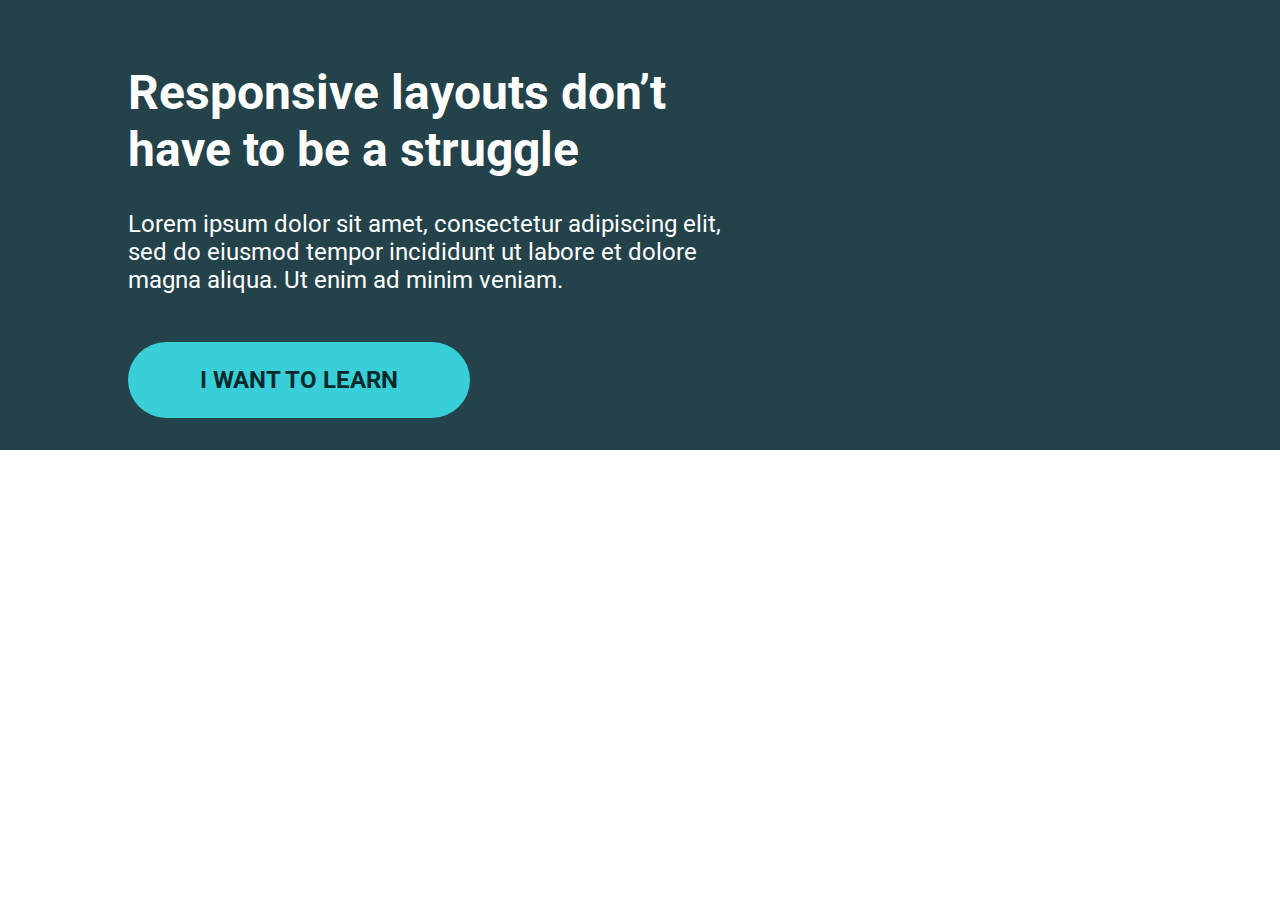
<file: 01-10/index.html>
<!DOCTYPE html>
<html lang="en">

<head>
  <meta charset="UTF-8">
  <meta name="viewport" content="width=device-width, initial-scale=1.0">
  <link rel="stylesheet" href="styles.css">
  <link href="https://fonts.googleapis.com/css2?family=Roboto&display=swap" rel="stylesheet">
  <title>Day 05</title>
</head>

<body>
  <div class="hero">
    <div class="container">
      <div class="hero__text">
        <h1>
          Responsive layouts don’t have to be a struggle
        </h1>
        <p>
          Lorem ipsum dolor sit amet, consectetur adipiscing elit, sed do eiusmod tempor incididunt ut labore et dolore
          magna aliqua. Ut enim ad minim veniam.
        </p>
        <a href="#" class="link">I want to learn</a>
      </div>
    </div>
  </div>
</body>

</html>
</file>
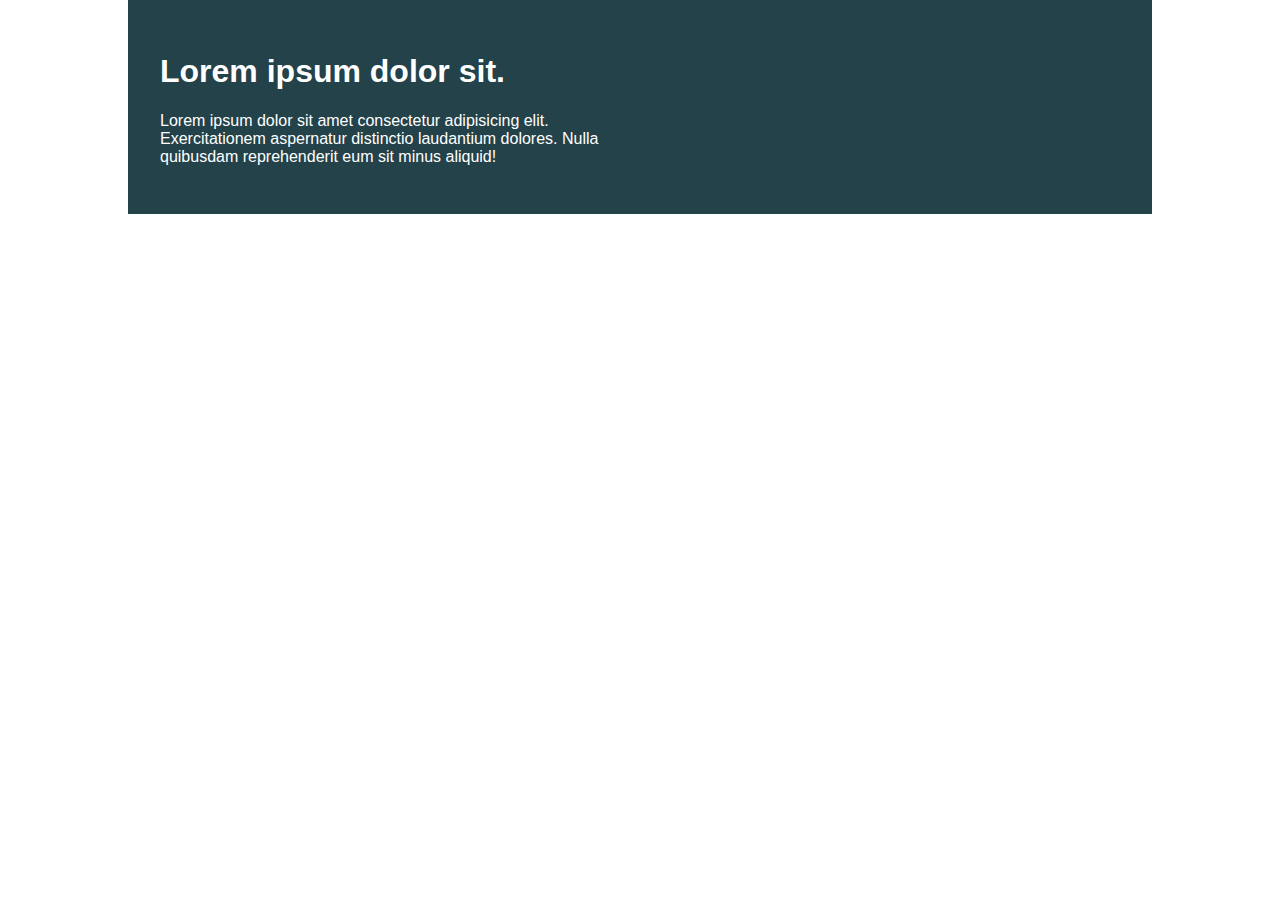
<file: 01-4/index.html>
<!DOCTYPE html>
<html lang="en">

<head>
    <meta charset="UTF-8">
    <meta name="viewport" content="width=device-width, initial-scale=1.0">
    <title>Day 01</title>

    <link rel="stylesheet" href="style.css">
</head>

<body>
    <div class="container">
        <div class="intro-content">
            <h1>Lorem ipsum dolor sit.</h1>
            <p>Lorem ipsum dolor sit amet consectetur adipisicing elit. Exercitationem aspernatur distinctio laudantium
                dolores. Nulla quibusdam reprehenderit eum sit minus aliquid!</p>
        </div>
    </div>
</body>

</html>
</file>
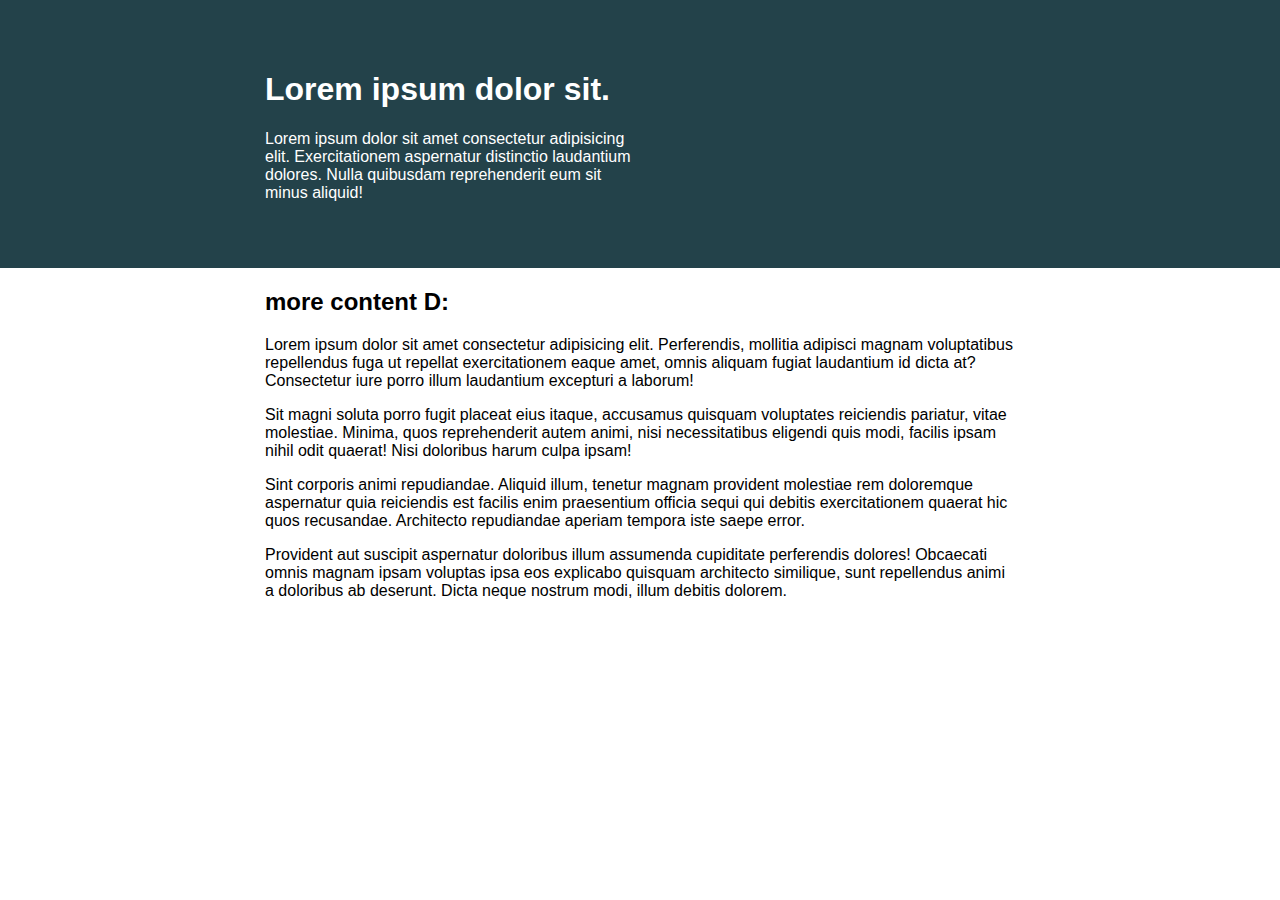
<file: 01-7/index.html>
<!DOCTYPE html>
<html lang="en">
<head> 
    <meta charset="UTF-8">
    <meta name="viewport" content="width=device-width, initial-scale=1.0">
    <title>Day 01</title>
 
    <link rel="stylesheet" href="style.css">
</head>
<body>

    <div class="intro">
      <div class="container">
        <div class="intro-content">
            <h1>Lorem ipsum dolor sit.</h1>
            <p>Lorem ipsum dolor sit amet consectetur adipisicing elit. Exercitationem aspernatur distinctio laudantium dolores. Nulla quibusdam reprehenderit eum sit minus aliquid!</p>
        </div>
      </div>
    </div>


    <div class="container">
      <h2>more content D:</h2>
      <p>Lorem ipsum dolor sit amet consectetur adipisicing elit. Perferendis, mollitia adipisci magnam voluptatibus repellendus fuga ut repellat exercitationem eaque amet, omnis aliquam fugiat laudantium id dicta at? Consectetur iure porro illum laudantium excepturi a laborum!</p>
      <p>Sit magni soluta porro fugit placeat eius itaque, accusamus quisquam voluptates reiciendis pariatur, vitae molestiae. Minima, quos reprehenderit autem animi, nisi necessitatibus eligendi quis modi, facilis ipsam nihil odit quaerat! Nisi doloribus harum culpa ipsam!</p>
      <p>Sint corporis animi repudiandae. Aliquid illum, tenetur magnam provident molestiae rem doloremque aspernatur quia reiciendis est facilis enim praesentium officia sequi qui debitis exercitationem quaerat hic quos recusandae. Architecto repudiandae aperiam tempora iste saepe error.</p>
      <p>Provident aut suscipit aspernatur doloribus illum assumenda cupiditate perferendis dolores! Obcaecati omnis magnam ipsam voluptas ipsa eos explicabo quisquam architecto similique, sunt repellendus animi a doloribus ab deserunt. Dicta neque nostrum modi, illum debitis dolorem.</p>
    </div>


</body>
</html>
</file>
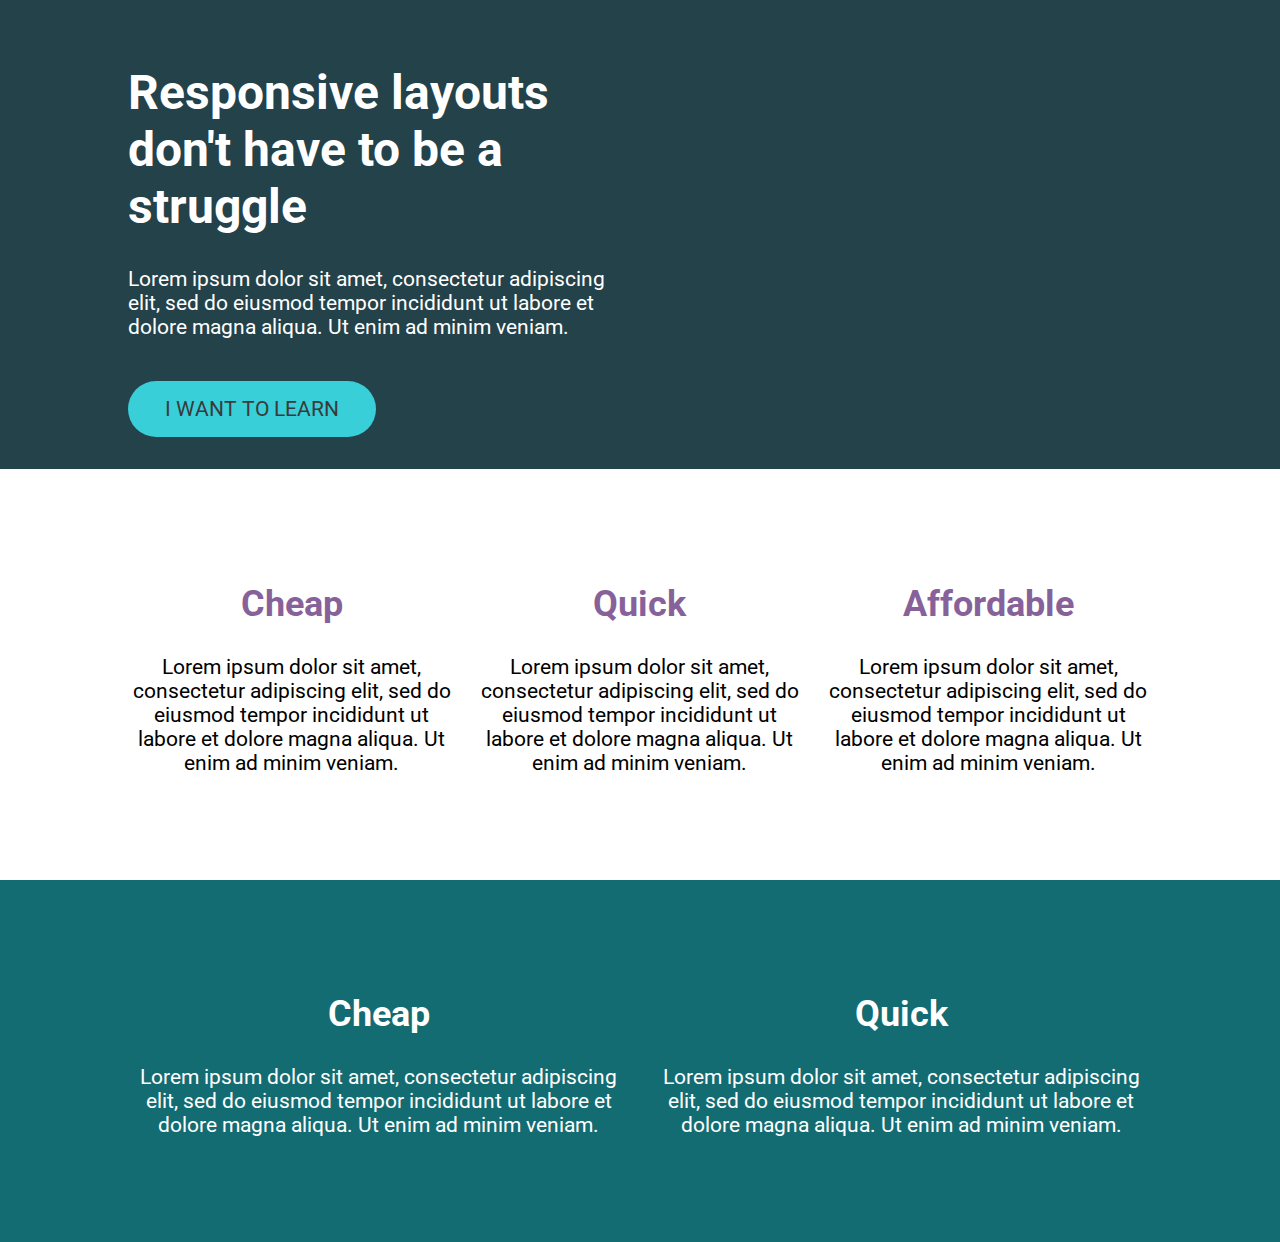
<file: 02-03/index.html>
<!DOCTYPE html>
<html lang="en">

<head>
  <meta charset="UTF-8">
  <meta name="viewport" content="width=device-width, initial-scale=1.0">
  <link href="https://fonts.googleapis.com/css2?family=Roboto:wght@400;900&display=swap" rel="stylesheet">
  <link rel="stylesheet" href="styles.css">
  <title>Day 08</title>
</head>

<body>
  <div class="hero">
    <div class="container">
      <div class="content">
        <h1>Responsive layouts don't have to be a struggle</h1>
        <p>Lorem ipsum dolor sit amet, consectetur adipiscing elit, sed do eiusmod
          tempor incididunt ut labore et dolore magna aliqua. Ut enim ad minim
          veniam.</p>
        <a href="#" class="btn">I want to learn</a>
      </div>
    </div>
  </div>
  <div class="container">
    <div class="row">
      <div class="col">
        <h2>Cheap</h2>
        <p>Lorem ipsum dolor sit amet, consectetur adipiscing elit, sed do eiusmod tempor incididunt ut labore et
          dolore magna aliqua. Ut enim ad minim veniam.</p>
      </div>
      <div class="col">
        <h2>Quick</h2>
        <p>Lorem ipsum dolor sit amet, consectetur adipiscing elit, sed do eiusmod tempor incididunt ut labore et
          dolore magna aliqua. Ut enim ad minim veniam.</p>
      </div>
      <div class="col">
        <h2>Affordable</h2>
        <p>Lorem ipsum dolor sit amet, consectetur adipiscing elit, sed do eiusmod tempor incididunt ut labore et
          dolore magna aliqua. Ut enim ad minim veniam.</p>
      </div>
    </div>
  </div>


  <div class="footer">
    <div class="container">
      <div class="row">
        <div class="col">
          <h2>Cheap</h2>
          <p>Lorem ipsum dolor sit amet, consectetur adipiscing elit, sed do eiusmod tempor incididunt ut labore et
            dolore
            magna aliqua. Ut enim ad minim veniam.</p>
        </div>
        <div class="col">
          <h2>Quick</h2>
          <p>Lorem ipsum dolor sit amet, consectetur adipiscing elit, sed do eiusmod tempor incididunt ut labore et
            dolore
            magna aliqua. Ut enim ad minim veniam.</p>
        </div>
      </div>
    </div>
  </div>
</body>

</html>
</file>
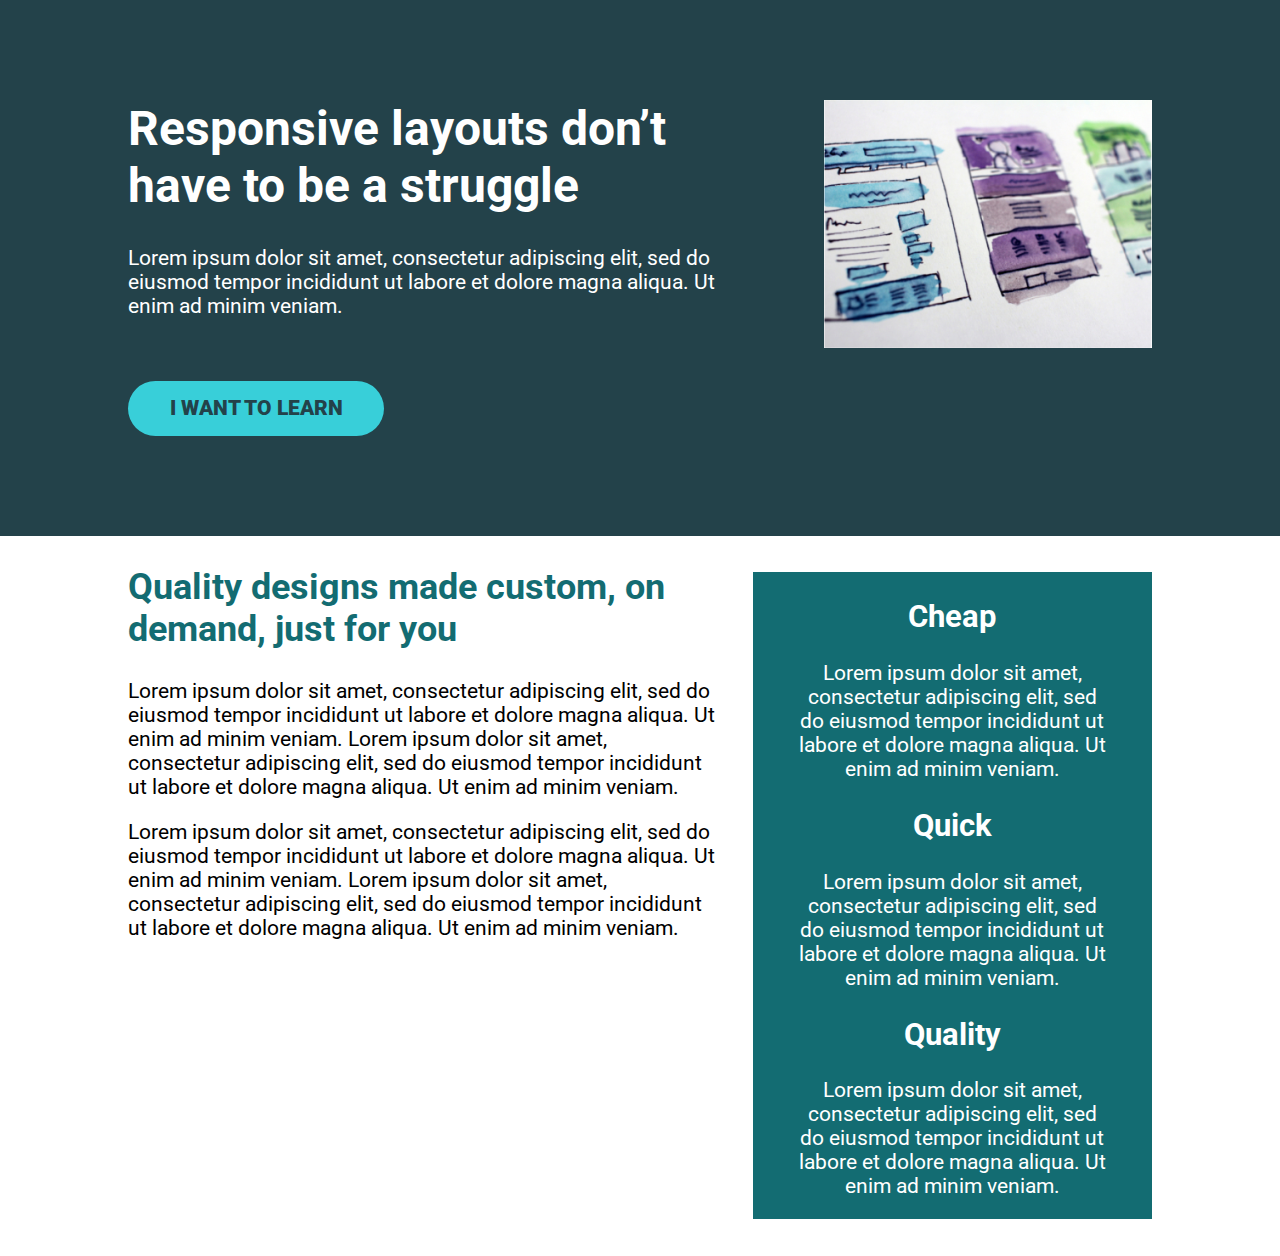
<file: 02-6/index.html>
<!DOCTYPE html>
<html lang="en">

<head>
  <meta charset="UTF-8">
  <meta name="viewport" content="width=device-width, initial-scale=1.0">
  <title>Conquering Rsponsive Layouts</title>
  <link href="https://fonts.googleapis.com/css2?family=Roboto:wght@400;900&display=swap" rel="stylesheet">
  <link rel="stylesheet" href="style.css">
</head>

<body>
  <div class="hero">
    <div class="container row">
      <div class="hero__text">
        <h1>Responsive layouts don’t have to be a struggle</h1>
        <p>Lorem ipsum dolor sit amet, consectetur adipiscing elit, sed do eiusmod tempor incididunt ut labore et dolore
          magna aliqua. Ut enim ad minim veniam.</p>
        <a href="#" class="btn">I want to learn</a>
      </div>
      <img src="img/hero-img.jpg" alt="Website sketches" class="hero__img" />
    </div>
  </div>
  <div class="container row">
    <div class="col left">
      <h2>Quality designs made custom, on demand, just for you</h2>
      <p>Lorem ipsum dolor sit amet, consectetur adipiscing elit, sed do eiusmod tempor incididunt ut labore et dolore
        magna aliqua. Ut enim ad minim veniam. Lorem ipsum dolor sit amet, consectetur adipiscing elit, sed do eiusmod
        tempor incididunt ut labore et dolore magna aliqua. Ut enim ad minim veniam.</p>
      <p>Lorem ipsum dolor sit amet, consectetur adipiscing elit, sed do eiusmod tempor incididunt ut labore et dolore
        magna aliqua. Ut enim ad minim veniam. Lorem ipsum dolor sit amet, consectetur adipiscing elit, sed do eiusmod
        tempor incididunt ut labore et dolore magna aliqua. Ut enim ad minim veniam.</p>
    </div>
    <div class="col right">
      <div>
        <h2>Cheap</h2>
        <p>Lorem ipsum dolor sit amet, consectetur adipiscing elit, sed do eiusmod tempor incididunt ut labore et
          dolore magna aliqua. Ut enim ad minim veniam.</p>
      </div>
      <div>
        <h2>Quick</h2>
        <p>Lorem ipsum dolor sit amet, consectetur adipiscing elit, sed do eiusmod tempor incididunt ut labore et
          dolore magna aliqua. Ut enim ad minim veniam.</p>
      </div>
      <div>
        <h2>Quality</h2>
        <p>Lorem ipsum dolor sit amet, consectetur adipiscing elit, sed do eiusmod tempor incididunt ut labore et
          dolore magna aliqua. Ut enim ad minim veniam.</p>
      </div>
    </div>
  </div>
</body>

</html>
</file>
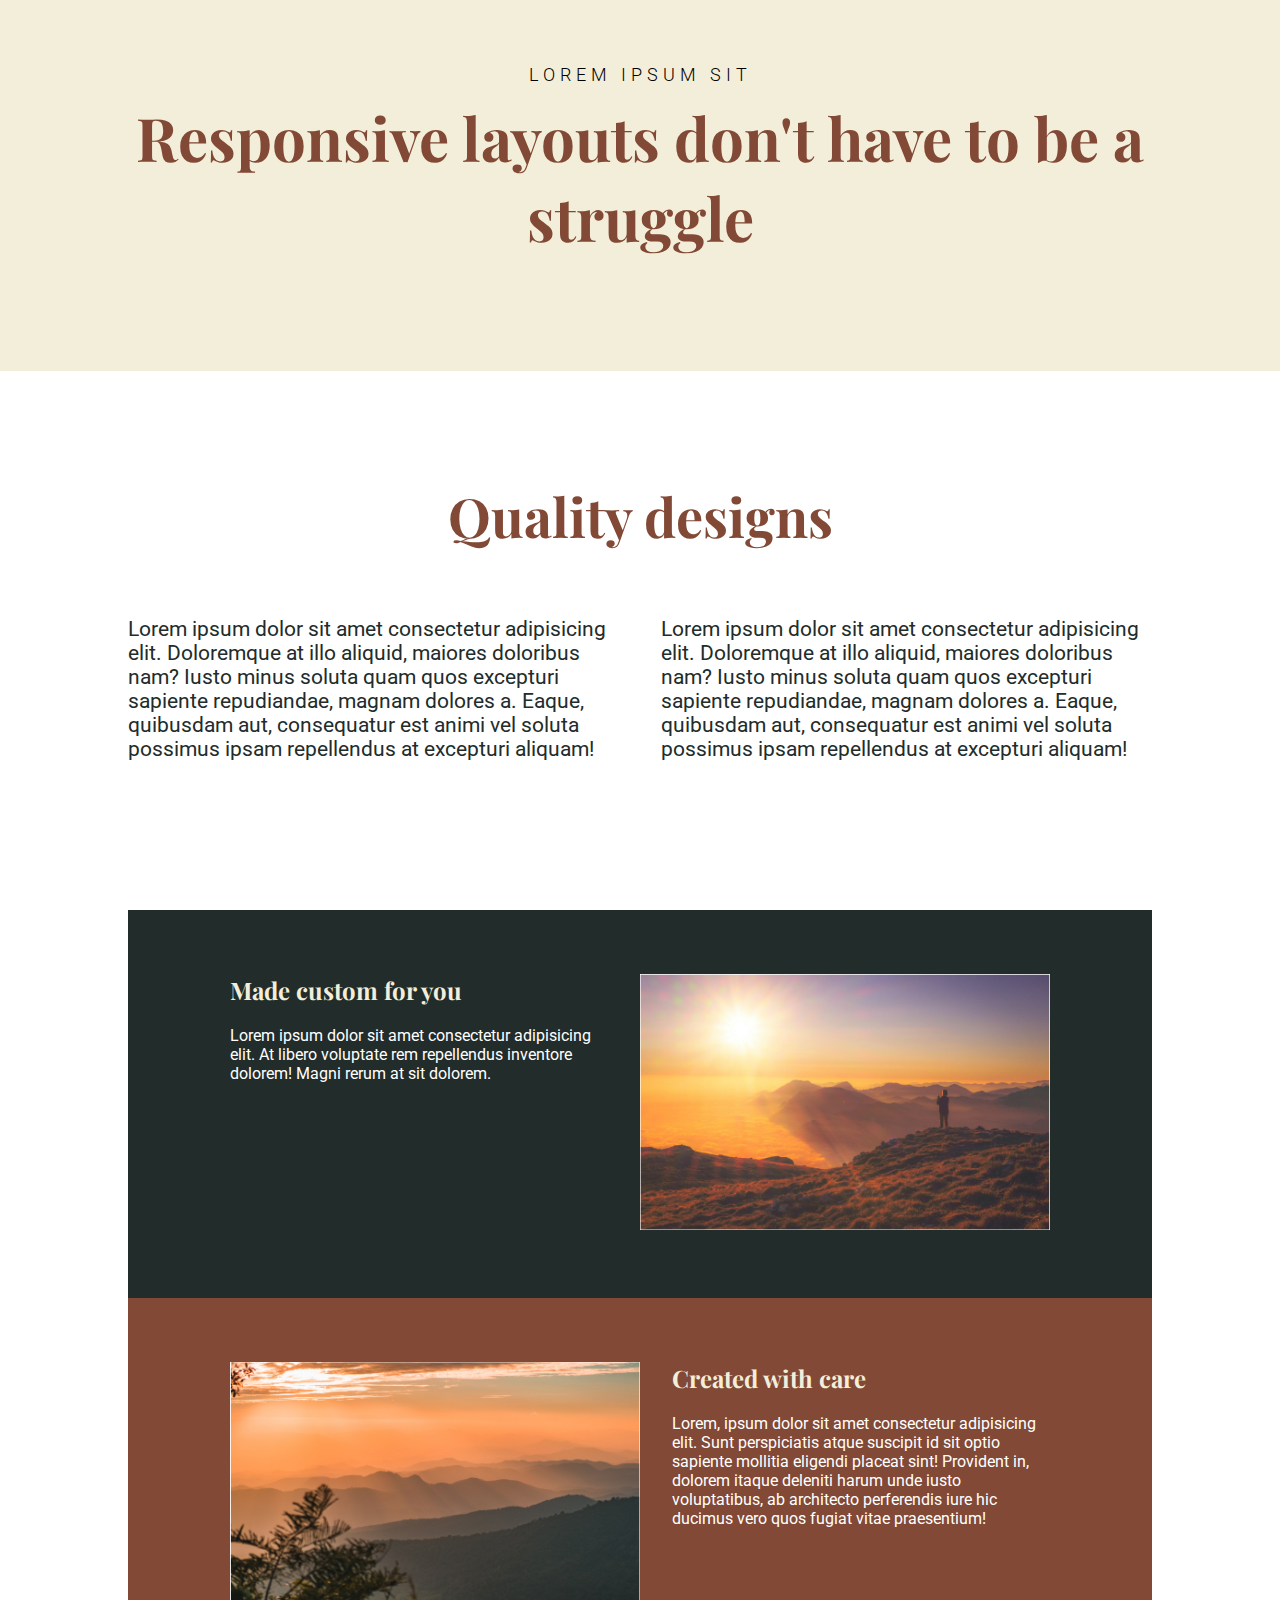
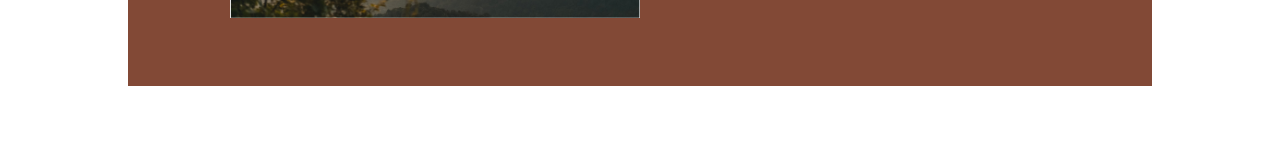
<file: flexbox-challenge/index.html>
<!DOCTYPE html>
<html lang="en">

<head>
  <meta charset="UTF-8">
  <meta name="viewport" content="width=device-width, initial-scale=1.0">
  <link
    href="https://fonts.googleapis.com/css2?family=Playfair+Display:wght@900&family=Roboto:wght@300;400&display=swap"
    rel="stylesheet">
  <link rel="stylesheet" href="style.css">
  <title>Day 10</title>
</head>

<body>
  <div class="hero">
    <div class="container">
      <header class="hero__header">
        <h1>Lorem ipsum sit</h1>
        <h2 class="title">Responsive layouts don't have to be a struggle</h2>
      </header>
    </div>
  </div>

  <div class="container">
    <section class="intro">
      <header class="intro__header">
        <h2 class="title">Quality designs</h2>
      </header>
      <section class="intro__text row">
        <p class="col">
          Lorem ipsum dolor sit amet consectetur adipisicing elit. Doloremque at illo aliquid, maiores doloribus nam?
          Iusto minus soluta quam quos excepturi sapiente repudiandae, magnam dolores a. Eaque, quibusdam aut,
          consequatur
          est animi vel soluta possimus ipsam repellendus at excepturi aliquam!
        </p>
        <p class="col">
          Lorem ipsum dolor sit amet consectetur adipisicing elit. Doloremque at illo aliquid, maiores doloribus nam?
          Iusto minus soluta quam quos excepturi sapiente repudiandae, magnam dolores a. Eaque, quibusdam aut,
          consequatur
          est animi vel soluta possimus ipsam repellendus at excepturi aliquam!
        </p>
      </section>
    </section>
  </div>

  <div class="container">
    <section class="primary-content">
      <article class="article">
        <div class="container row">
          <div class="primary-content__text col">
            <h2 class="title">Made custom for you</h2>
            <p>Lorem ipsum dolor sit amet consectetur adipisicing elit. At libero voluptate rem repellendus inventore
              dolorem! Magni rerum at sit dolorem.</p>
          </div>
          <div class="image col">
            <img src="images/image-01.jpg" alt="Made custom for you image">
          </div>
        </div>
      </article>
      <article class="article">
        <div class="container row">
          <div class="image col">
            <img src="images/image-02.jpg" alt="Created with care image">
          </div>
          <div class="primary-content__text col">
            <h2 class="title">Created with care</h2>
            <p>Lorem, ipsum dolor sit amet consectetur adipisicing elit. Sunt perspiciatis atque suscipit id sit optio
              sapiente mollitia eligendi placeat sint! Provident in, dolorem itaque deleniti harum unde iusto
              voluptatibus, ab architecto perferendis iure hic ducimus vero quos fugiat vitae praesentium!</p>
          </div>
      </article>
  </div>
  </section>
  </div>
</body>

</html>
</file>
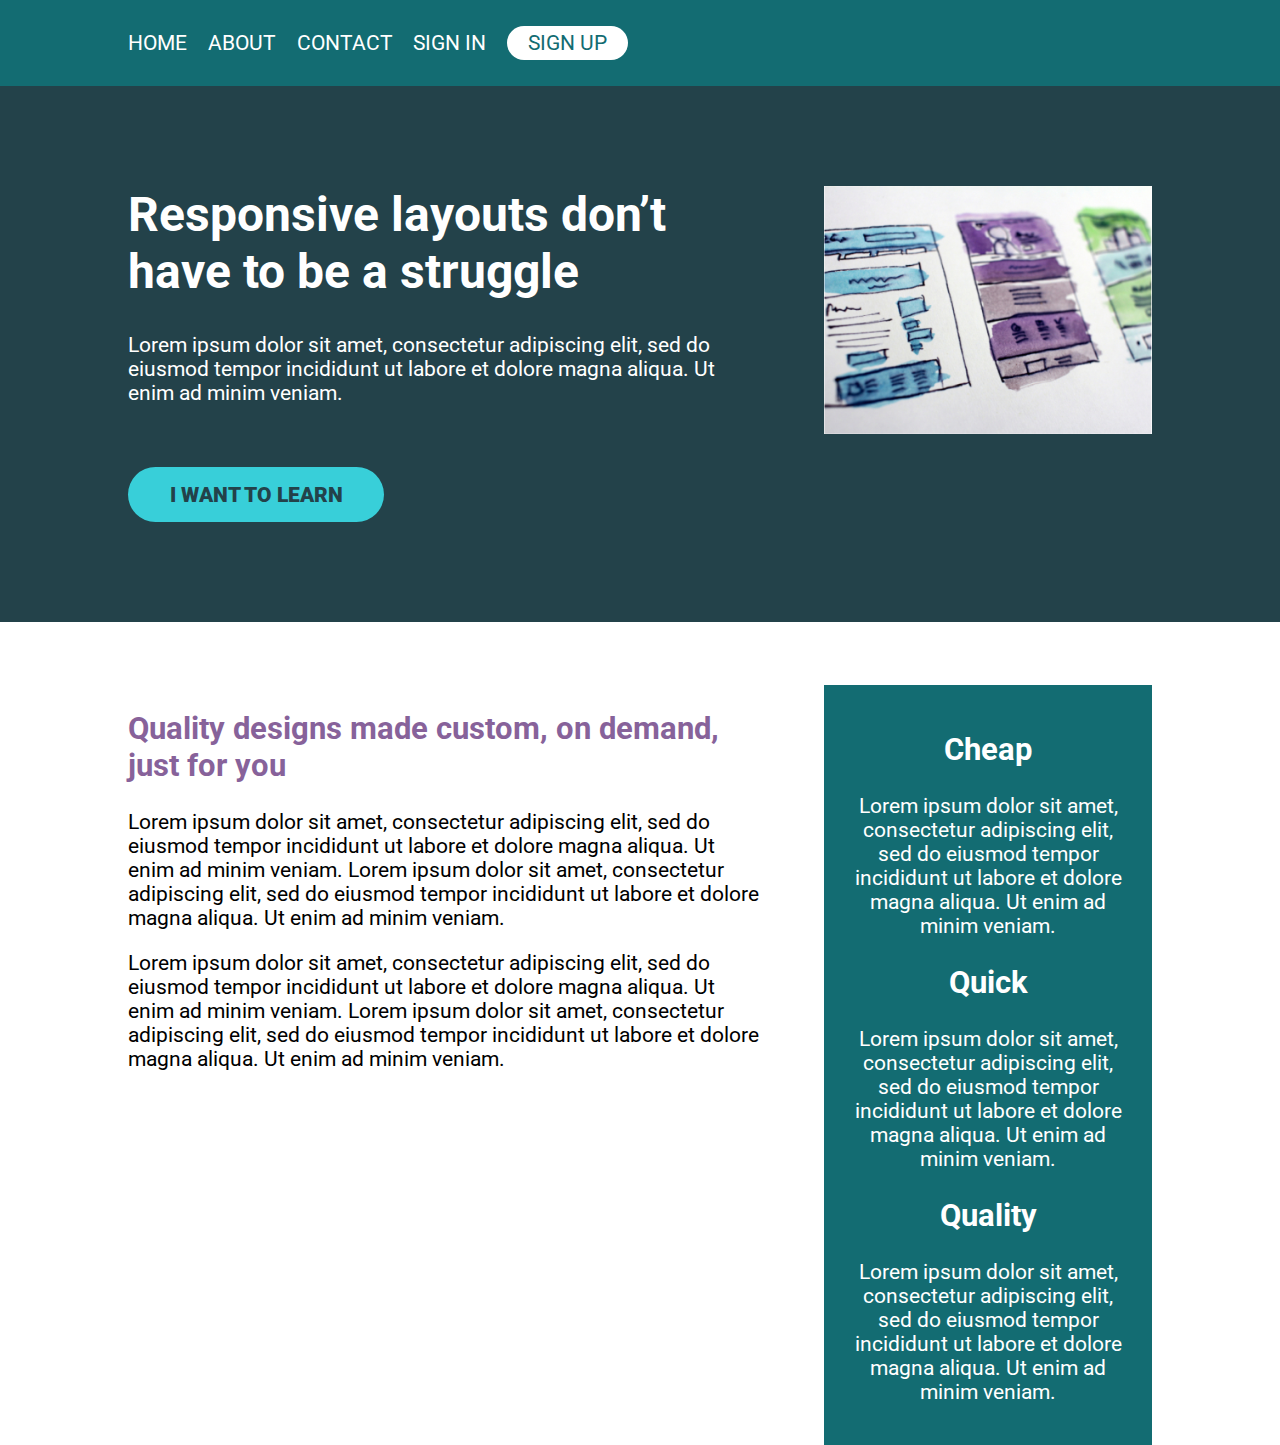
<file: nav-challenge/index.html>
<!DOCTYPE html>
<html lang="en">

<head>
  <meta charset="UTF-8">
  <meta name="viewport" content="width=device-width, initial-scale=1.0">
  <title>Conquering Responsive Layouts</title>
  <link href="https://fonts.googleapis.com/css2?family=Roboto:wght@400;900&display=swap" rel="stylesheet">
  <link rel="stylesheet" href="style.css">
</head>

<body>
  <header>
    <nav class="nav">
      <ul class="nav__list container row">
        <li class="nav__item"><a href="#" class="nav__link">Home</a></li>
        <li class="nav__item"><a href="#" class="nav__link">About</a></li>
        <li class="nav__item"><a href="#" class="nav__link">Contact</a></li>
        <li class="nav__item"><a href="#" class="nav__link">Sign In</a></li>
        <li class="nav__item"><a href="#" class="nav__link nav__link--button">Sign up</a></li>
      </ul>
    </nav>
  </header>

  <section class="hero">
    <div class="container row">
      <div class="hero__text">
        <h1>Responsive layouts don’t have to be a struggle</h1>
        <p>Lorem ipsum dolor sit amet, consectetur adipiscing elit, sed do eiusmod tempor incididunt ut labore et dolore
          magna aliqua. Ut enim ad minim veniam.</p>
        <a href="#" class="btn">I want to learn</a>
      </div>
      <img src="img/hero-img.jpg" alt="UX design sketches" class="hero__img">
    </div>
  </section>

  <main class="main container row">
    <section class="primary-content">
      <h2 class="section-title">Quality designs made custom, on demand, just for you</h2>
      <p>Lorem ipsum dolor sit amet, consectetur adipiscing elit, sed do eiusmod tempor incididunt ut labore et dolore
        magna aliqua. Ut enim ad minim veniam. Lorem ipsum dolor sit amet, consectetur adipiscing elit, sed do eiusmod
        tempor incididunt ut labore et dolore magna aliqua. Ut enim ad minim veniam.</p>
      <p>Lorem ipsum dolor sit amet, consectetur adipiscing elit, sed do eiusmod tempor incididunt ut labore et dolore
        magna aliqua. Ut enim ad minim veniam. Lorem ipsum dolor sit amet, consectetur adipiscing elit, sed do eiusmod
        tempor incididunt ut labore et dolore magna aliqua. Ut enim ad minim veniam.</p>
    </section>
    <aside class="sidebar">
      <h2 class="sidebar-title">Cheap</h2>
      <p>Lorem ipsum dolor sit amet, consectetur adipiscing elit, sed do eiusmod tempor incididunt ut labore et dolore
        magna aliqua. Ut enim ad minim veniam.</p>

      <h2 class="sidebar-title">Quick</h2>
      <p>Lorem ipsum dolor sit amet, consectetur adipiscing elit, sed do eiusmod tempor incididunt ut labore et dolore
        magna aliqua. Ut enim ad minim veniam.</p>

      <h2 class="sidebar-title">Quality</h2>
      <p>Lorem ipsum dolor sit amet, consectetur adipiscing elit, sed do eiusmod tempor incididunt ut labore et dolore
        magna aliqua. Ut enim ad minim veniam.</p>
    </aside>
  </main>



</body>

</html>
</file>
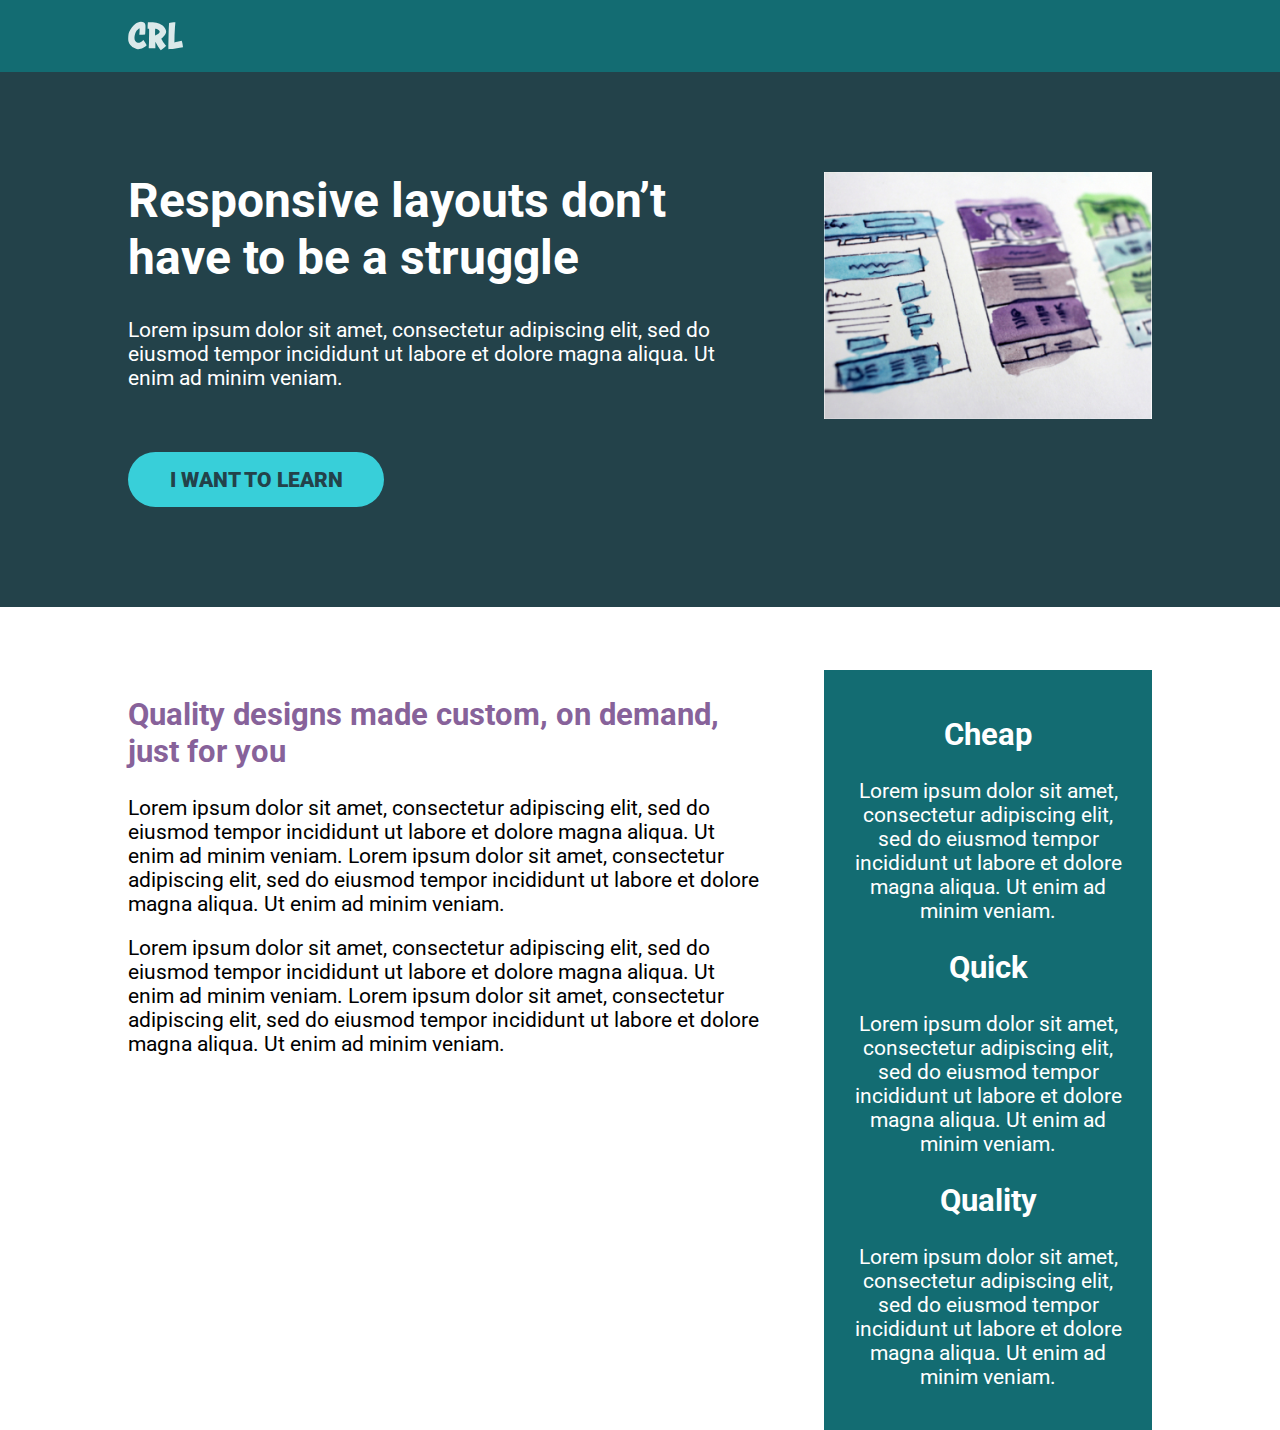
<file: navigation-challenge/index.html>
<!DOCTYPE html>
<html lang="en">

<head>
  <meta charset="UTF-8">
  <meta name="viewport" content="width=device-width, initial-scale=1.0">
  <title>Conquering Responsive Layouts</title>
  <link href="https://fonts.googleapis.com/css2?family=Roboto:wght@400;900&display=swap" rel="stylesheet">
  <link rel="stylesheet" href="style.css">
</head>

<body>
  <header>
    <div class="container row">
      <button class="nav-toggle" aria-label="open navigation">
        <span class="hamburger"></span>
      </button>
      <a class="logo" href="#">
        <img src="img/logo.svg" alt="conquering responsive layouts">
      </a>
      <nav class="nav">
        <ul class="nav__list nav__list--primary">
          <li class="nav__item"><a href="#" class="nav__link">Home</a></li>
          <li class="nav__item"><a href="#" class="nav__link">About</a></li>
          <li class="nav__item"><a href="#" class="nav__link">Contact</a></li>
        </ul>
        <ul class="nav__list nav__list--secondary">
          <li class="nav__item"><a href="#" class="nav__link">Sign In</a></li>
          <li class="nav__item"><a href="#" class="nav__link nav__link--button">Sign up</a></li>
        </ul>
      </nav>
    </div>
  </header>

  <section class="hero">
    <div class="container row">
      <div class="hero__text">
        <h1>Responsive layouts don’t have to be a struggle</h1>
        <p>Lorem ipsum dolor sit amet, consectetur adipiscing elit, sed do eiusmod tempor incididunt ut labore et dolore
          magna aliqua. Ut enim ad minim veniam.</p>
        <a href="#" class="btn">I want to learn</a>
      </div>
      <img src="img/hero-img.jpg" alt="UX design sketches" class="hero__img">
    </div>
  </section>

  <main class="main container row">
    <section class="primary-content">
      <h2 class="section-title">Quality designs made custom, on demand, just for you</h2>
      <p>Lorem ipsum dolor sit amet, consectetur adipiscing elit, sed do eiusmod tempor incididunt ut labore et dolore
        magna aliqua. Ut enim ad minim veniam. Lorem ipsum dolor sit amet, consectetur adipiscing elit, sed do eiusmod
        tempor incididunt ut labore et dolore magna aliqua. Ut enim ad minim veniam.</p>
      <p>Lorem ipsum dolor sit amet, consectetur adipiscing elit, sed do eiusmod tempor incididunt ut labore et dolore
        magna aliqua. Ut enim ad minim veniam. Lorem ipsum dolor sit amet, consectetur adipiscing elit, sed do eiusmod
        tempor incididunt ut labore et dolore magna aliqua. Ut enim ad minim veniam.</p>
    </section>
    <aside class="sidebar">
      <h2 class="sidebar-title">Cheap</h2>
      <p>Lorem ipsum dolor sit amet, consectetur adipiscing elit, sed do eiusmod tempor incididunt ut labore et dolore
        magna aliqua. Ut enim ad minim veniam.</p>

      <h2 class="sidebar-title">Quick</h2>
      <p>Lorem ipsum dolor sit amet, consectetur adipiscing elit, sed do eiusmod tempor incididunt ut labore et dolore
        magna aliqua. Ut enim ad minim veniam.</p>

      <h2 class="sidebar-title">Quality</h2>
      <p>Lorem ipsum dolor sit amet, consectetur adipiscing elit, sed do eiusmod tempor incididunt ut labore et dolore
        magna aliqua. Ut enim ad minim veniam.</p>
    </aside>
  </main>

  <script src="main.js"></script>

</body>

</html>
</file>
<file: 01-10/styles.css>
* {
  box-sizing: border-box;
}

html,
body {
  margin: 0;
  padding: 0;
  font-family: "Roboto", sans-serif;
  font-style: normal;
}

.hero {
  background-color: #23424a;
  padding: 2em 0;
}

.container {
  color: #ffffff;
  font-size: 1.5rem;
  margin: 0 auto;
  max-width: 1200px;
  width: 80%;
}

.container p {
  margin-block-end: 2em;
}

.hero__text {
  width: 60%;
}

.link {
  background-color: #38cfd9;
  border-radius: 100px;
  color: #072a2d;
  display: inline-block;
  font-weight: bold;
  padding: 1em 3em;
  text-decoration: none;
  text-transform: uppercase;
}
</file>
<file: 01-4/style.css>
* { box-sizing: border-box; }

body {
    margin: 0;
    font-family: sans-serif;
}

.container {
    background: #23424A;
    color: white;

    width: 80%;
    margin: 0 auto;
    
    padding: 2em;
}

.intro-content {
  width: 50%;
}
</file>
<file: 01-7/style.css>
* { box-sizing: border-box; }

body { 
    margin: 0;
    font-family: sans-serif;
} 

.container {
    width: 80%;
    max-width: 750px;
    margin: 0 auto;
}

.intro {
    background: #23424A;
    color: white;
    padding: 50px 0;
}

.intro-content {
    width: 50%;
}
</file>
<file: 02-03/styles.css>
*,
*:before,
*:after {
  box-sizing: border-box;
}

html,
body {
  font-family: "Roboto", sans-serif;
  margin: 0;
}

.hero {
  background-color: #23424a;
  color: #fff;
  padding: 2em 0;
}

.container {
  font-size: 1.3125rem;
  width: 80%;
  max-width: 1200px;
  margin: 0 auto;
}

.content {
  width: 50%;
}

h1 {
  font-size: 3rem;
}

.content p {
  margin-block-end: 2em;
}

.btn {
  background-color: #38cfd9;
  border-radius: 100px;
  color: #3a3a3a;
  display: inline-block;
  padding: 0.75em 1.75em;
  text-decoration: none;
  text-transform: uppercase;
}

.row {
  display: flex;
  padding: 4em 0;
}

.col {
  text-align: center;
}

.col h2 {
  color: #87629a;
  font-size: 2.25rem;
}

.col + .col {
  margin-inline-start: 1em;
}

.footer {
  background-color: #136c72;
  color: #fff;
}

.footer .col h2 {
  color: #fff;
}
</file>
<file: 02-6/style.css>
/* 
////// For this challenge ///////

- All text is in the text.md file

// Requirements
1. Refer to the design specs for the
   overall layout 
2. The image should line up with
   the sidebar in the section
   below

*/

*,
*::before,
*::after {
  box-sizing: border-box;
}

body {
  margin: 0;
  font-family: "Roboto", sans-serif;
  font-size: 1.3rem;
}

img {
  max-width: 100%;
}

h1 {
  font-size: 3rem;
  margin-top: 0;
}

.container {
  width: 80%;
  max-width: 1100px;
  margin: 0 auto;
}

.row {
  /* display: flex => flex container */
  display: flex;
  justify-content: space-between;

  /* can't use yet */
  /* gap: 100px; */
}

.col {
  /* these are now flex items */
  width: 100%;
}

.col + .col {
  margin-left: 30px;
}

.hero {
  padding: 100px 0;
  background-color: #23424a;
  color: #fff;
}

.hero__text {
  width: 62%;
}

.hero__img {
  width: 32%;
  align-self: flex-start;
}

.hero p {
  margin-bottom: 3em;
}

.btn {
  display: inline-block;
  text-decoration: none;
  text-transform: uppercase;
  color: #23424a;
  font-weight: 900;
  background-color: #38cfd9;
  padding: 0.75em 2em;
  border-radius: 100px;
}

.btn:hover,
.btn:focus {
  opacity: 0.75;
}

.left {
  width: 60%;
}

.left h2 {
  color: #136c72;
  font-size: 2.25rem;
}

.right {
  background-color: #136c72;
  color: #fff;
  margin: 1.75em 0;
  padding: 0 2em;
  text-align: center;
  width: 40%;
}
</file>
<file: flexbox-challenge/style.css>
*,
*:before,
*:after {
  box-sizing: border-box;
}

img {
  max-width: 100%;
}

html,
body {
  margin: 0;
  padding: 0;
  height: 100%;
  font-family: "Roboto", sans-serif;
}

.hero {
  background-color: #f3eed9;
}

.hero__header {
  margin: 0 auto;
  text-align: center;
}

.hero__header > * {
  margin-block-start: 0;
}

.hero__header h1 {
  font-size: 1.125rem;
  font-weight: 300;
  letter-spacing: 5px;
  text-transform: uppercase;
}

.title {
  font-family: "Playfair Display", serif;
}

.hero__header .title {
  color: #824936;
  font-size: 3.75rem;
}

.container {
  margin: 0 auto;
  padding: 4em 0;
  max-width: 1128px;
  width: 80%;
}

.intro__header {
  color: #824936;
  font-size: 2.25rem;
  text-align: center;
}

.row {
  display: flex;
  justify-content: space-between;
}

.col + .col {
  margin-inline-start: 2em;
}

.intro__text {
  color: #222c2a;
  font-size: 1.3125rem;
}

.article {
  background-color: #824936;
  color: #fff;
}

.article:first-of-type {
  background-color: #222c2a;
}

.primary-content__text {
  width: 50%;
}

.primary-content__text .title {
  color: #f3eed9;
  margin-block-start: 0;
}
</file>
<file: nav-challenge/style.css>
/* 
////// For this challenge ///////

- All text is in the text.md file

// Requirements
   1. Get all the navigation items next to one another
   2. Add a space between all the items
*/

*,
*::before,
*::after {
  box-sizing: border-box;
}

body {
  margin: 0;
  font-family: "Roboto", sans-serif;
  font-size: 1.3rem;
}

img {
  max-width: 100%;
}

h1 {
  font-size: 3rem;
  margin-top: 0;
}

.section-title {
  color: #87629a;
}

.btn {
  display: inline-block;
  text-decoration: none;
  text-transform: uppercase;
  color: #23424a;
  font-weight: 900;
  background-color: #38cfd9;
  padding: 0.75em 2em;
  border-radius: 100px;
}

.btn:hover,
.btn:focus {
  opacity: 0.75;
}

.container {
  width: 80%;
  max-width: 1100px;
  margin: 0 auto;
}

.row {
  display: flex;
  justify-content: space-between;
}

.col {
  /* these are now flex items */
  width: 100%;
}

.col + .col {
  margin-left: 30px;
}

header {
  background: #136c72;
  padding: 0.5em 0;
}

.nav {
  padding: 1em 0;
}

.nav__list {
  justify-content: flex-start;
  padding: 0;
  list-style: none;
}

.nav__item + .nav__item {
  margin-inline-start: 1em;
}

.nav__link {
  color: #fff;
  text-decoration: none;
  text-transform: uppercase;
}

.nav__link--button {
  background: #fff;
  color: #136c72;
  padding: 0.25em 1em;
  border-radius: 10em;
}

.nav__link:hover {
  opacity: 0.75;
}

.hero {
  padding: 100px 0;
  background-color: #23424a;
  color: #fff;
}

.hero__text {
  width: 62%;
}

.hero__img {
  width: 32%;
  align-self: flex-start;
}

.hero p {
  margin-bottom: 3em;
}

.main {
  margin-top: 3em;
}

.primary-content {
  width: 62%;
}

.sidebar {
  width: 32%;
  padding: 1em;
  text-align: center;
  color: #fff;
  background-color: #136c72;
}
</file>
<file: navigation-challenge/style.css>
/* Challenge

   Make the navigation layout work
   on both mobile and large screens.

   Mobile-first, so mobile styles first,
   then add the large screen styles
   inside the existing media query

*/

*,
*:before,
*:after {
  box-sizing: border-box;
}

body {
  margin: 0;
  min-width: 320px;
  font-family: "Roboto", sans-serif;
  font-size: 1.3rem;
}

img {
  max-width: 100%;
}

h1 {
  font-size: 3rem;
  margin-top: 0;
}

.section-title {
  color: #87629a;
}

.btn {
  display: inline-block;
  text-decoration: none;
  text-transform: uppercase;
  color: #23424a;
  font-weight: 900;
  background-color: #38cfd9;
  padding: 0.75em 2em;
  border-radius: 100px;
}

.btn:hover,
.btn:focus {
  opacity: 0.75;
}

.container {
  width: 80%;
  max-width: 1100px;
  margin: 0 auto;
  /* added for nav-toggle positioning */
  position: relative;
}

header {
  background: #136c72;
  padding: 1em 0;
  text-align: center;
}

.nav {
  width: 100%;
}

.nav-toggle {
  cursor: pointer;
  border: 0;
  width: 3em;
  height: 3em;
  padding: 0em;
  border-radius: 50%;
  background: #072a2d;
  color: white;
  transition: opacity 250ms ease;

  position: absolute;
  left: 0;
}

.nav-toggle:focus,
.nav-toggle:hover {
  opacity: 0.75;
}

.hamburger {
  width: 50%;
  position: relative;
}

.hamburger,
.hamburger:before,
.hamburger:after {
  display: block;
  margin: 0 auto;
  height: 3px;
  background: white;
}

.hamburger:before,
.hamburger:after {
  content: "";
  width: 100%;
}

.hamburger:before {
  transform: translateY(-6px);
}

.hamburger:after {
  transform: translateY(3px);
}

/* made changes here from video
   to make it more accessible.
   
   Works the same :) */
.nav {
  visibility: hidden;
  height: 0;
  padding: 0 0 1em 0;
  position: absolute;
}

.nav--visible {
  visibility: visible;
  height: auto;
  position: relative;
}

.nav__list {
  list-style: none;
  margin: 0;
  padding: 0;
}

.nav__list--secondary {
  margin: 1em 0 0 0;
}

.nav__item {
  padding: 0.9em 0;
}

.nav__link {
  color: #fff;
  text-decoration: none;
  text-transform: uppercase;
}

.nav__link--button {
  background-color: #fff;
  border-radius: 100px;
  color: #23424a;
  padding: 0.25em 0.75em;
  transition: opacity 300ms ease-in-out;
}

.nav__link--button:hover {
  opacity: 0.8;
}

.logo {
  height: 30px;
}

.hero {
  padding: 100px 0;
  background-color: #23424a;
  color: #fff;
}

.hero__img {
  margin-top: 2em;
}

.hero p {
  margin-bottom: 3em;
}

.main {
  margin-top: 3em;
}

.sidebar {
  padding: 1em;
  text-align: center;
  color: #fff;
  background-color: #136c72;
}

@media (min-width: 800px) {
  .nav-toggle {
    display: none;
  }

  .nav {
    display: flex;
    justify-content: flex-end;
    padding: 0;
  }

  .nav__list {
    display: flex;
  }

  .nav__list--secondary {
    margin: 0 0 0 1em;
  }

  .nav__item {
    padding: 0 0.25em;
  }

  .row {
    display: flex;
    justify-content: space-between;
  }

  .hero__text {
    width: 62%;
  }

  .hero__img {
    width: 32%;
    align-self: flex-start;
    margin: 0;
  }

  .primary-content {
    width: 62%;
  }

  .sidebar {
    width: 32%;
  }
}
</file>
